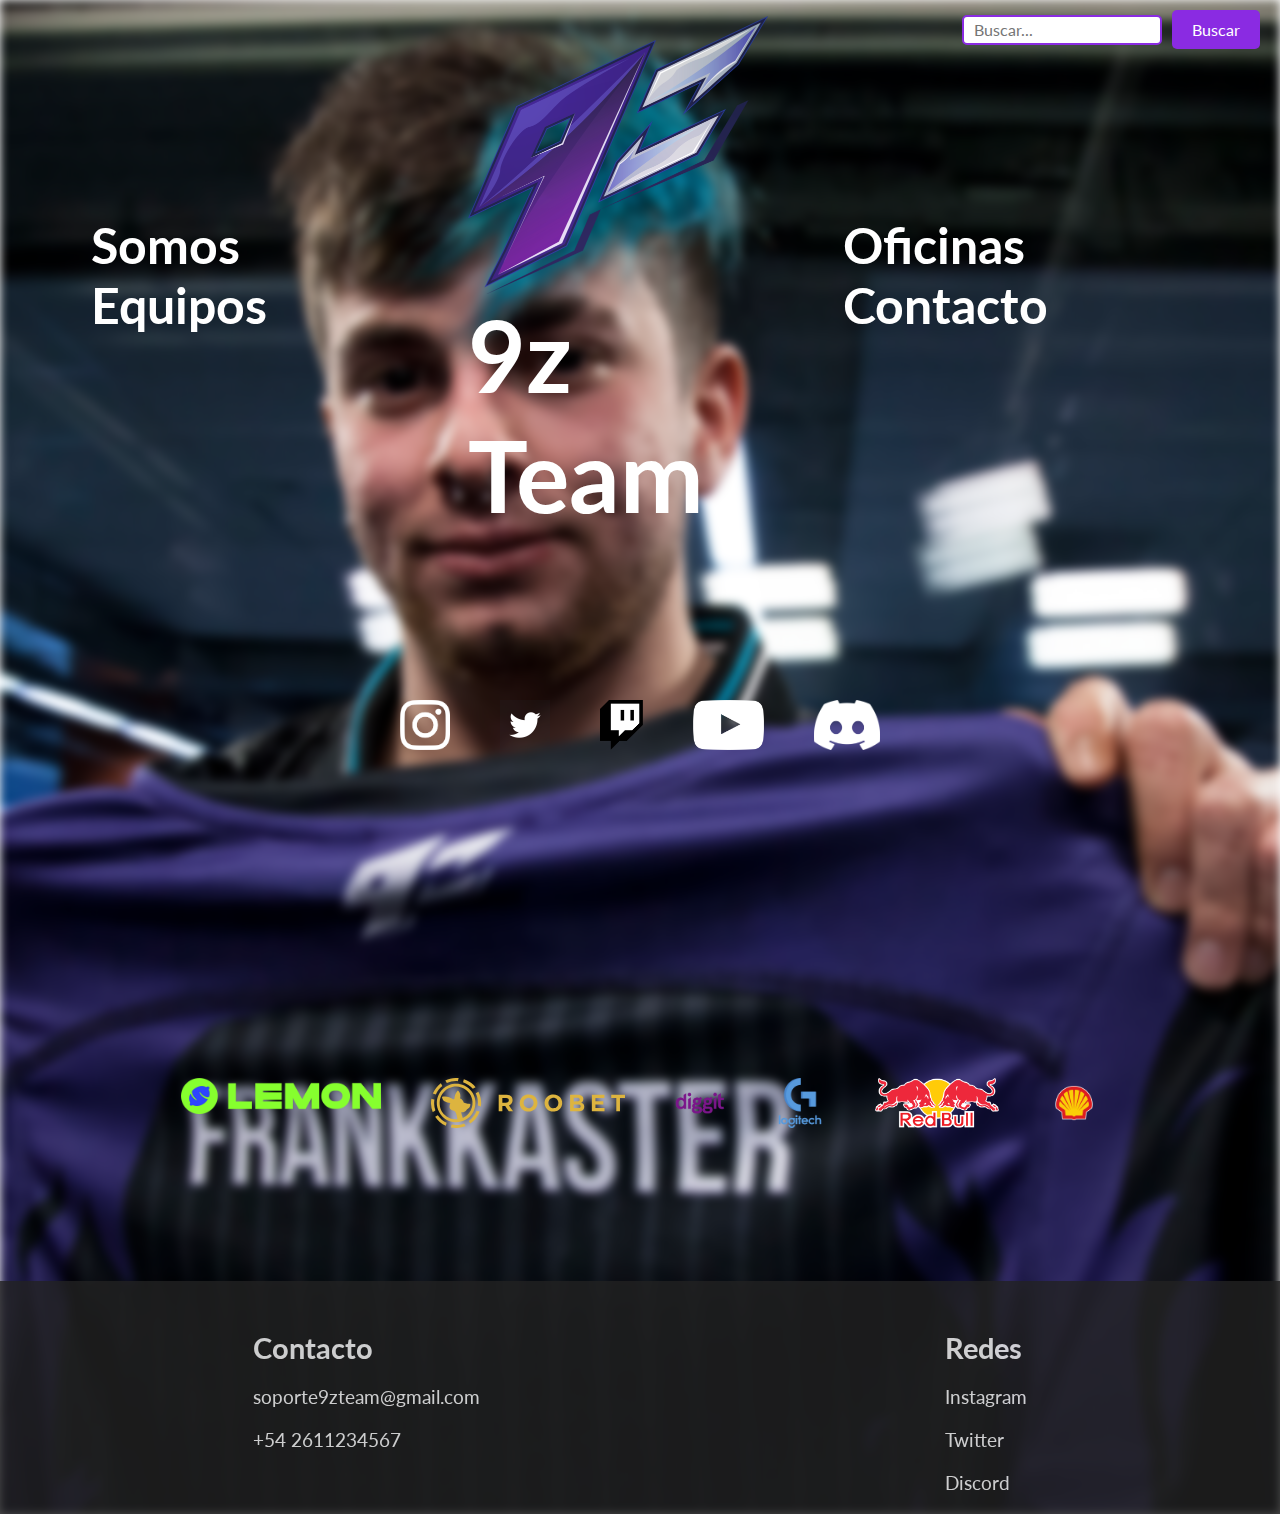
<file: index.html>
<!DOCTYPE html>
<html lang="en">
<head>
    <meta charset="UTF-8">
    <meta http-equiv="X-UA-Compatible" content="IE=edge">
    <meta name="viewport" content="width=device-width, initial-scale=1.0">
    <link rel="stylesheet" href="./css/styles.css">
    <link rel="preconnect" href="https://fonts.googleapis.com">
    <link rel="preconnect" href="https://fonts.gstatic.com" crossorigin>
    <link href="https://fonts.googleapis.com/css2?family=Lato:wght@700&display=swap" rel="stylesheet">
    <title>Inicio</title>
    

</head>

<body class="body-index">

    <header>
        <nav>
            <div>
                <a href="./pages/somos.html"><strong>Somos</strong></a>
                <a href="./pages/equipos.html"><strong>Equipos</strong> </a>
            </div>
        </nav>
    
        <!-- Formulario de búsqueda -->
        <form class="search-form" action="" method="GET">
            <input type="search" placeholder="Buscar...">
            <input type="submit" value="Buscar">
        </form>
    
        <div class="center-content">
            <img src="/img/600px-9z_Team_allmode.png" alt="Logo de 9z">
            <h1>9z Team</h1>
        </div>
    
        <nav>
            <div>
                <a href="./pages/oficinas.html"><strong>Oficinas</strong></a>
                <a href="./pages/contacto.html"><strong>Contacto</strong></a>
            </div>
        </nav>
    </header>
    


<main>
<section class="row">
    <ul class="list-style-type col-12">
        <li>
            <a target="valor_blank" href="https://www.instagram.com/9zteam/"><img src="./img/new-Instagram-logo-white-glyph.png" alt="logo de instagram"class="sponsors" ></a>
        </li>
        <li>
            <a target="valor_blank" href="https://twitter.com/9zTeam"><img src="./img/twitter-icon-white-transparent-24.jpg" alt="logo de twitter"class="sponsors"></a>
        </li>
        <li>
            <a target="valor_blank" href="https://www.twitch.tv/9zteam"><img src="./img/black.png" alt="logo de twitch"class="sponsors"></a>
        </li>
        <li>
            <a target="valor_blank" href="https://www.youtube.com/@9zTeam"><img src="./img/kisspng-paper-black-and-white-logo-pattern-youtube-play-button-5a771b86644a00.7236911315177552704108.png" alt="Logo de youtube"class="sponsors"></a>
        </li>
        <li>
            <a target="valor_blank" href="https://discord.com/invite/ZzVD5Hp"><img src="./img/636e0a6cc3c481a15a141738_icon_clyde_white_RGB.png" alt="logo de discord"class="sponsors"></a>
        </li>
    </ul>
</section>

<section>
    <ul class="list-style-type">
        <li col-><img src="./img/1_oU2V1rFLqN-zvF2gRFH-iA@2x.png" alt="Sponsor Lemon" class="sponsors"></li>
        <li>
            <img src="./img/logo.3b4100ae75b74cbe8869.svg" alt="Sponsor Roobet" class="sponsors">
        </li>
        <li>
            <img src="./img/diggit-chat.png" alt="Sponsor Diggit" class="sponsors">
        </li>
        <li>
            <img src="./img/882732.png" alt="sponsor Logitech" class="sponsors">
        </li>
        <li>
            <img src="./img/580b57fcd9996e24bc43c1e8.png" alt="sponsor RedBull" class="sponsors">
        </li>
        <li>
            <img src="./img/shell-logo-0.png" alt="sponsor Shell" class="sponsors">
        </li>
    </ul>
</section>

</main>

<footer>
    <div>
        <h2>Contacto</h2>
        <ul class="list-style-type">
            <li>soporte9zteam@gmail.com</li>
            <li>+54 2611234567</li>
        </ul>
    </div>

    <div>
        <h2>Redes</h2>
        <ul class="list-style-type">    
            <li><a target="valor_blank" href="https://www.instagram.com/9zteam/"> Instagram </a></li>
            <li><a target="valor_blank" href="https://www.twitter.com/9zteam/">Twitter</a></li>
            <li><a target="valor_blank" href="https://discord.com/invite/ZzVD5Hp">Discord</a></li>
        </ul>
    </div>


</footer>


</body>

</html>
</file>
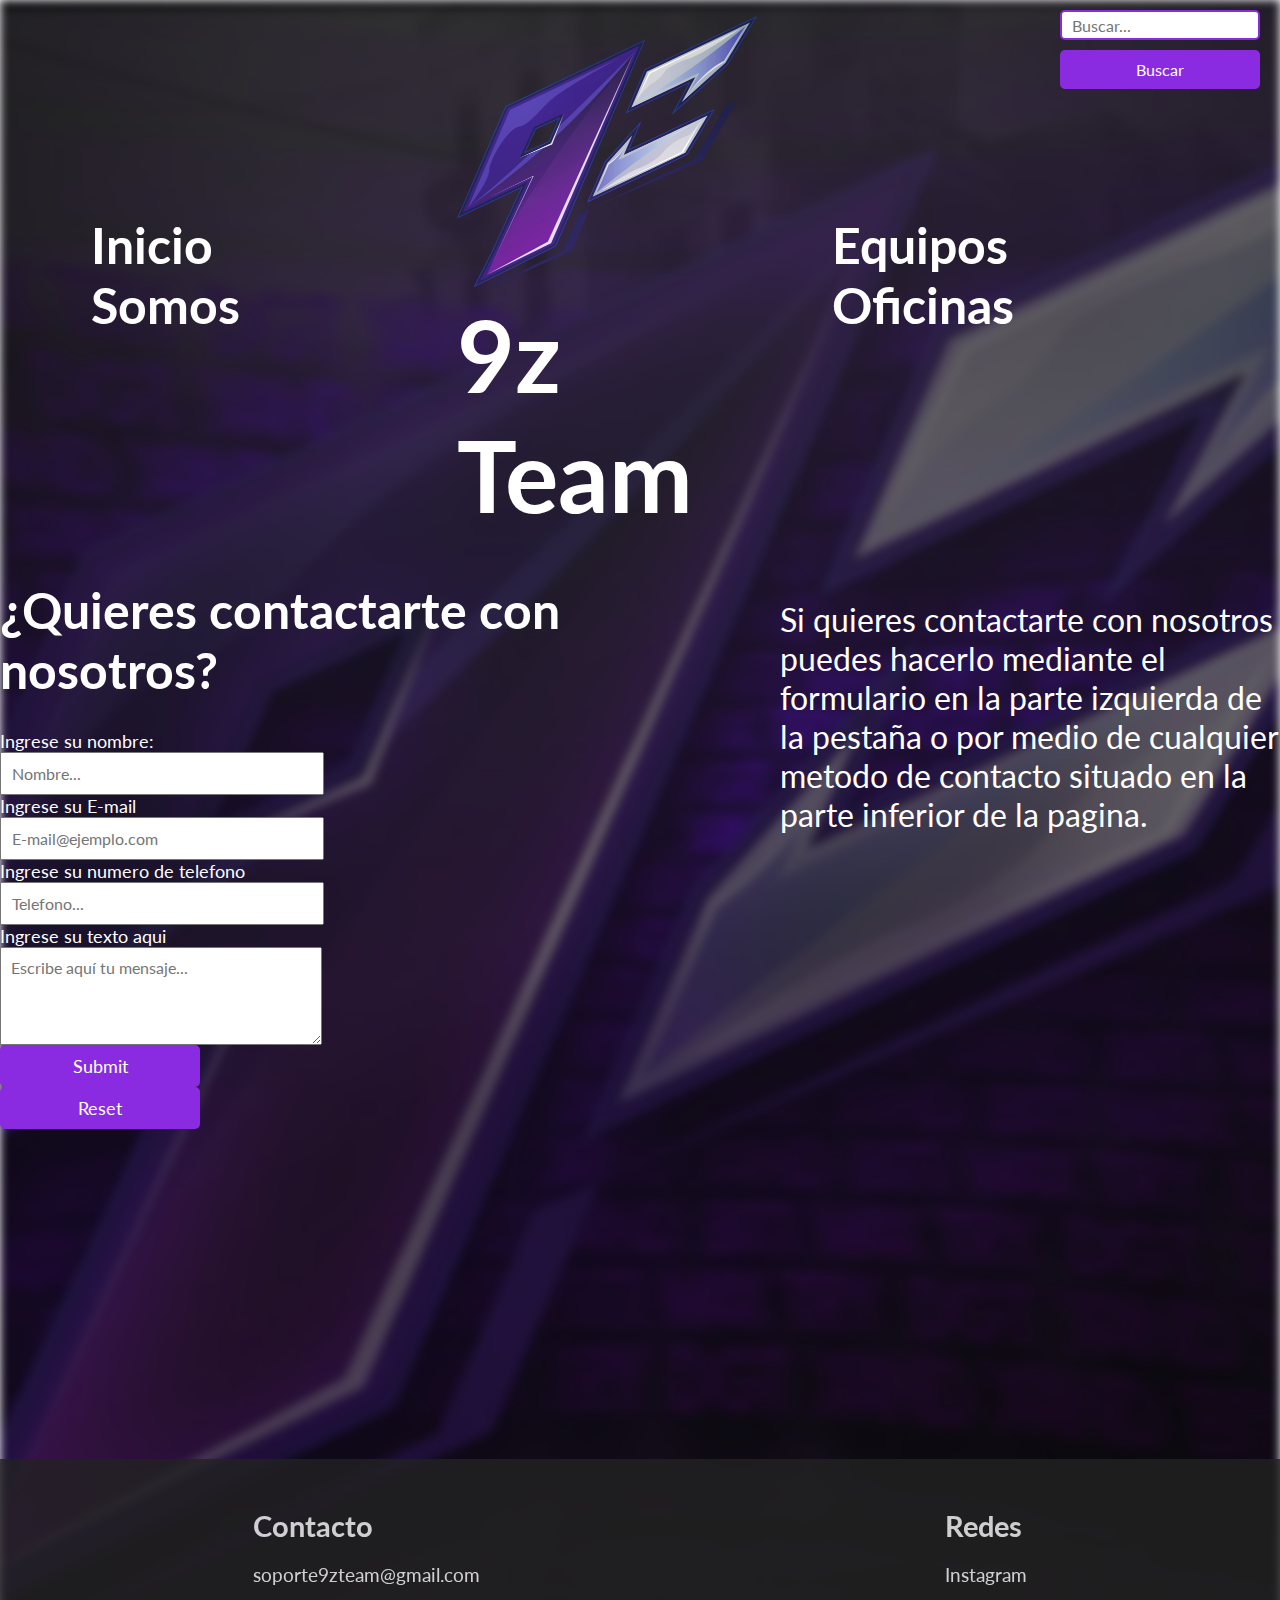
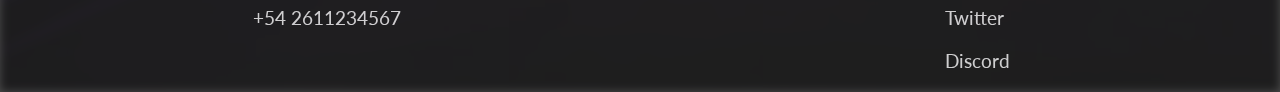
<file: pages/contacto.html>
<!DOCTYPE html>
<html lang="en">
<head>
    <meta charset="UTF-8">
    <meta http-equiv="X-UA-Compatible" content="IE=edge">
    <meta name="viewport" content="width=device-width, initial-scale=1.0">
    <title>Contacto</title>
    <link rel="preconnect" href="https://fonts.googleapis.com">
    <link rel="preconnect" href="https://fonts.gstatic.com" crossorigin>
    <link href="https://fonts.googleapis.com/css2?family=Lato:wght@700&display=swap" rel="stylesheet">
    <link rel="stylesheet" href="/css/styles.css">
</head>
<body class="body-contacto">

    <header>
        <nav>
            <div>
                <a href="/index.html"><strong>Inicio</strong></a>
                <a href="somos.html"><strong>Somos</strong> </a>
            </div>
        </nav>
    
        <!-- Formulario de búsqueda -->
        <form class="search-form formulario-contacto" action="" method="GET">
            <input type="search" placeholder="Buscar...">
            <input type="submit" value="Buscar">
        </form>
    
        <div class="center-content">
            <img src="/img/600px-9z_Team_allmode.png" alt="logo de 9z">
            <h1>9z Team</h1>
        </div>
    
        <nav>
            <div>
                <a href="equipos.html"><strong>Equipos</strong></a>
                <a href="oficinas.html"><strong>Oficinas</strong></a>
            </div>
        </nav>
    </header>
        
    <main class="main-somos">
        <div class="div-somos">
            <h2 class="h2-somos">¿Quieres contactarte con nosotros?</h2>
            <form class="formulario-contacto" action="">
                <div class="div-contacto2">
                    <label for="nombre">Ingrese su nombre:</label>
                    <input type="text" id="nombre" placeholder="Nombre...">
                
                    <label for="e-mail">Ingrese su E-mail</label>
                    <input type="email" id="e-mail" placeholder="E-mail@ejemplo.com">
                
                    <label for="telefono">Ingrese su numero de telefono</label>
                    <input type="tel" id="telefono" placeholder="Telefono...">
                
                    <label for="texto">Ingrese su texto aqui</label>
                    <textarea id="texto" rows="4" placeholder="Escribe aquí tu mensaje..."></textarea>
                    
                    <input type="submit">
                    <input type="reset">
                </div>
            </form>
        </div>
        
        <div class="div-contacto">
            <p>Si quieres contactarte con nosotros puedes hacerlo mediante el formulario en la parte izquierda de la pestaña o por medio de cualquier metodo de contacto situado en la parte inferior de la pagina.</p>
        </div>
    </main>
        
        
    <footer>
        <div>
            <h2>Contacto</h2>
            <ul class="list-style-type">
                <li>soporte9zteam@gmail.com</li>
                <li>+54 2611234567</li>
            </ul>
        </div>
        
        <div>
            <h2>Redes</h2>
            <ul class="list-style-type">    
                <li><a target="valor_blank" href="https://www.instagram.com/9zteam/"> Instagram </a></li>
                <li><a target="valor_blank" href="https://www.twitter.com/9zteam/">Twitter</a></li>
                <li><a target="valor_blank" href="https://discord.com/invite/ZzVD5Hp">Discord</a></li>
            </ul>
        </div>
    </footer>

</body>
</html>
</file>
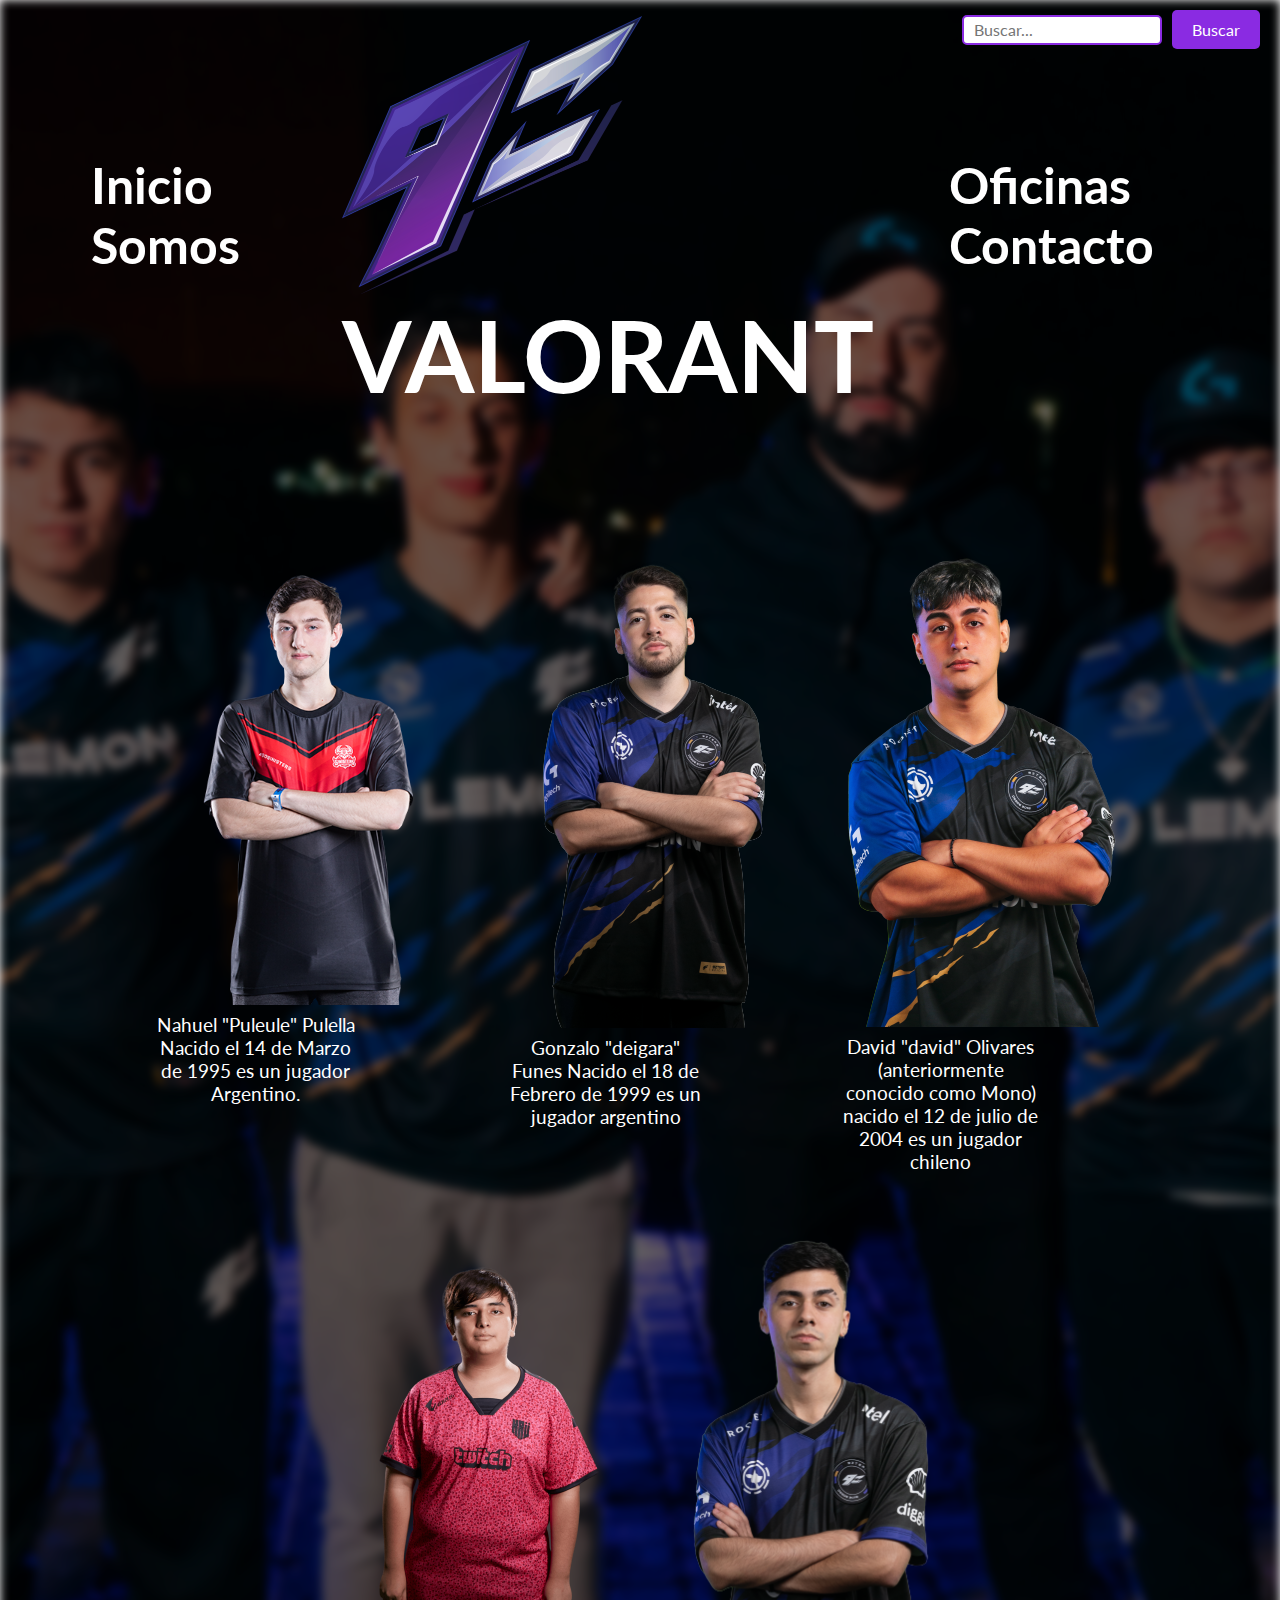
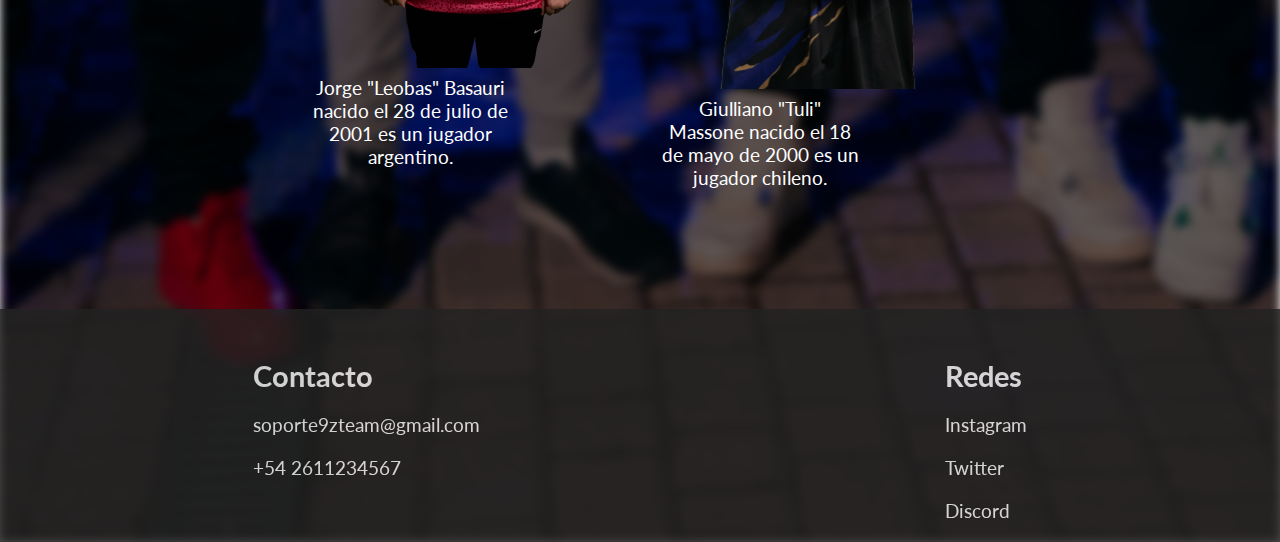
<file: pages/equipos.html>
<!DOCTYPE html>
<html lang="en">
<head>
    <meta charset="UTF-8">
    <meta http-equiv="X-UA-Compatible" content="IE=edge">
    <meta name="viewport" content="width=device-width, initial-scale=1.0">
    <title>Equipos</title>
    <link rel="stylesheet" href="/css/styles.css">
    <link rel="preconnect" href="https://fonts.googleapis.com">
    <link rel="preconnect" href="https://fonts.gstatic.com" crossorigin>
    <link href="https://fonts.googleapis.com/css2?family=Lato:wght@700&display=swap" rel="stylesheet">
</head>
<body class="body-equipos">

    <header>
        <nav>
            <div>
                <a href="/index.html"><strong>Inicio</strong></a>
                <a href="somos.html"><strong>Somos</strong> </a>
            </div>
        </nav>
    
        <!-- Formulario de búsqueda -->
        <form class="search-form" action="" method="GET">
            <input type="search" placeholder="Buscar...">
            <input type="submit" value="Buscar">
        </form>
    
        <div class="center-content">
            <img src="/img/600px-9z_Team_allmode.png" alt="logo de 9z">
            <h1>VALORANT</h1>
        </div>
    
        <nav>
            <div>
                <a href="oficinas.html"><strong>Oficinas</strong></a>
                <a href="contacto.html"><strong>Contacto</strong></a>
            </div>
        </nav>
    </header>

    <main class="main-equipos">

        <div class="div-equipos">
            <img src="/img/Puleule_Apex_Preseason_Invitational.png" alt="Imagen de puleule">
            <p class="p-equipos">Nahuel "Puleule" Pulella Nacido el 14 de Marzo de 1995 es un jugador Argentino.</p>
        </div>
        <div class="div-equipos">
            <img src="/img/9z_Team_2023_Deigara.png" alt="Imagen de Deigara">
            <p class="p-equipos">Gonzalo "deigara" Funes Nacido el 18 de Febrero de 1999 es un jugador argentino</p>
        </div>
        <div class="div-equipos">
            <img src="/img/9z_Team_2023_David.png" alt="imagen de David" >
            <p class="p-equipos">David "david" Olivares (anteriormente conocido como Mono) nacido el 12 de julio de 2004 es un jugador chileno</p>
        </div>
        <div class="div-equipos">
            <img src="/img/600px-Leobas.png" alt="imagen de Rubkkoide" >
            <p class="p-equipos">Jorge "Leobas" Basauri nacido el 28 de julio de 2001 es un jugador argentino.</p>
        </div>
        <div class="div-equipos">
            <img src="/img/9z_Team_2023_Tuli.png" alt="imagen de Tuli" >
            <p class="p-equipos">Giulliano "Tuli" Massone nacido el 18 de mayo de 2000 es un jugador chileno.</p>
        </div>

    </main>

    <footer>
        <div>
            <h2>Contacto</h2>
            <ul class="list-style-type">
                <li>soporte9zteam@gmail.com</li>
                <li>+54 2611234567</li>
            </ul>
        </div>
    
        <div>
            <h2>Redes</h2>
            <ul class="list-style-type">    
                <li><a target="_blank" href="https://www.instagram.com/9zteam/"> Instagram </a></li>
                <li><a target="_blank" href="https://www.twitter.com/9zteam/">Twitter</a></li>
                <li><a target="_blank" href="https://discord.com/invite/ZzVD5Hp">Discord</a></li>
            </ul>
        </div>
    
    </footer>

</body>
</html>
</file>
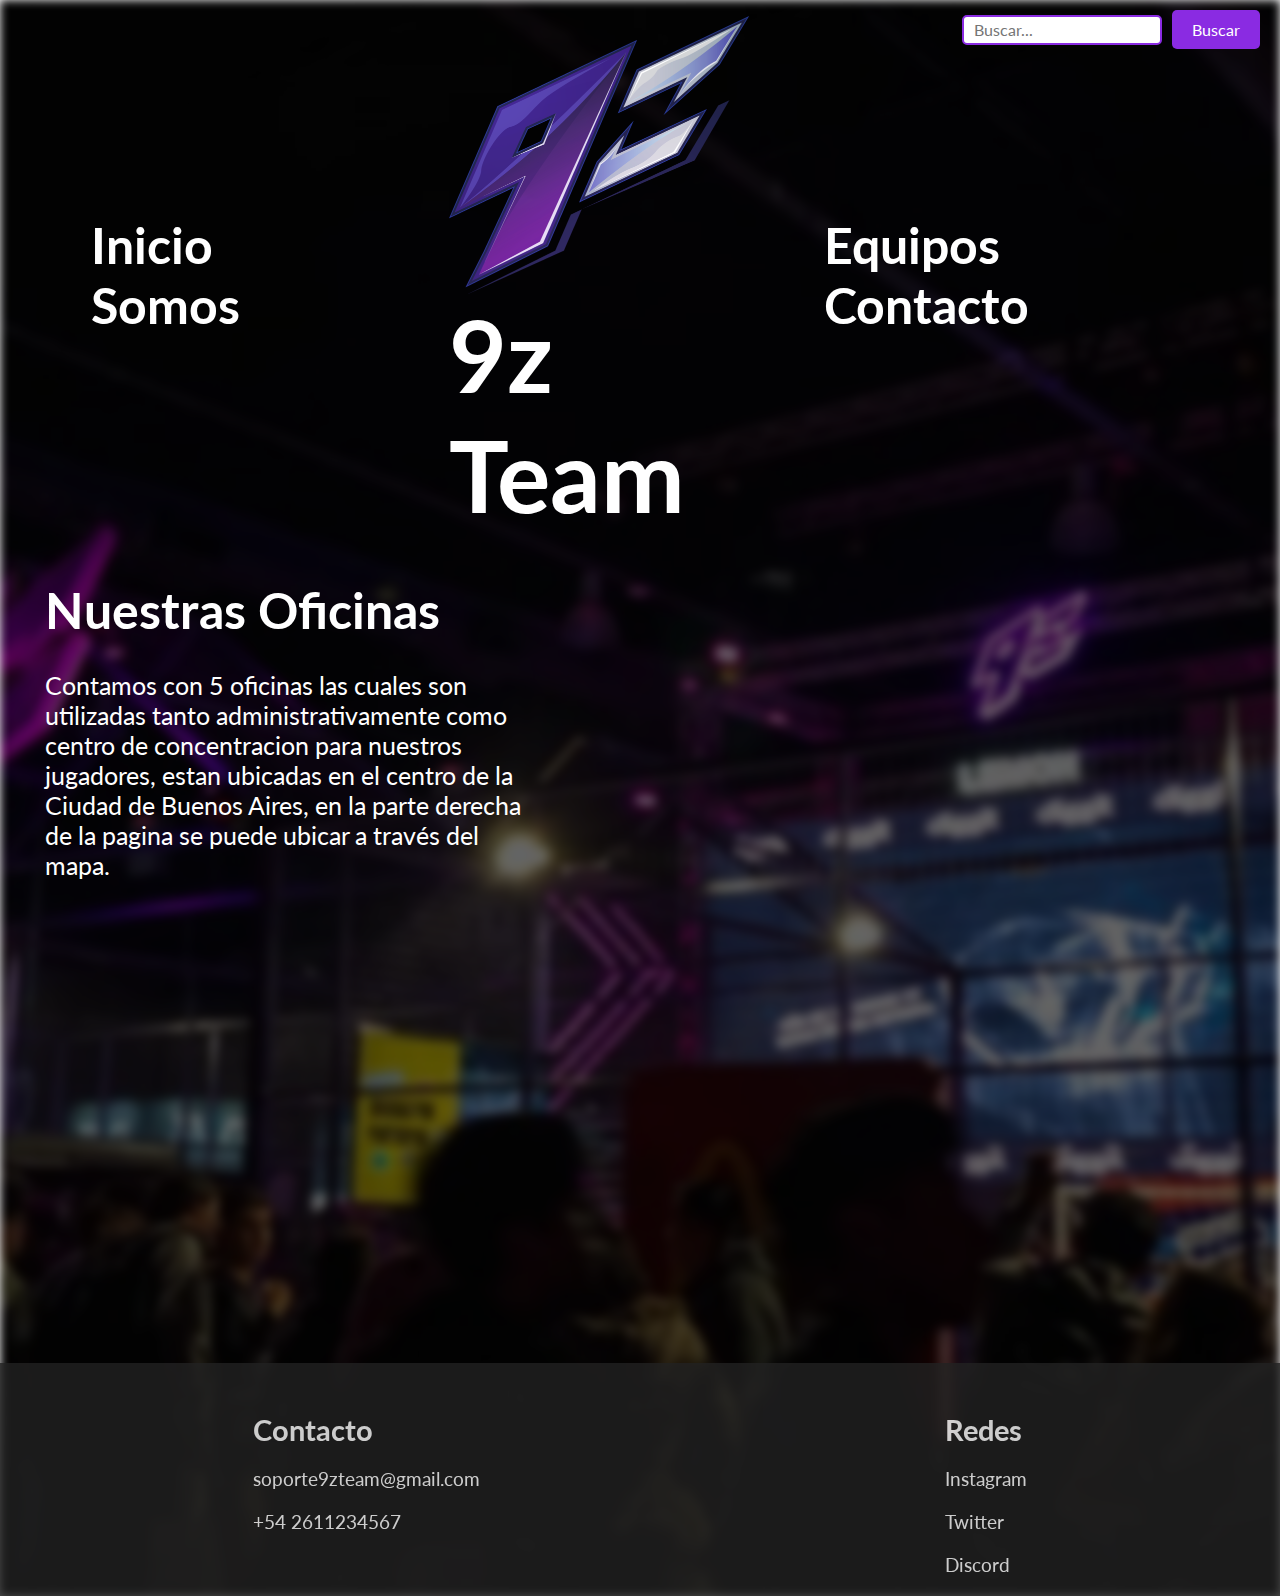
<file: pages/oficinas.html>
<!DOCTYPE html>
<html lang="en">
<head>
    <meta charset="UTF-8">
    <meta http-equiv="X-UA-Compatible" content="IE=edge">
    <meta name="viewport" content="width=device-width, initial-scale=1.0">
    <title>Oficinas</title>
    <link rel="stylesheet" href="/css/styles.css">
    <link rel="preconnect" href="https://fonts.googleapis.com">
    <link rel="preconnect" href="https://fonts.gstatic.com" crossorigin>
    <link href="https://fonts.googleapis.com/css2?family=Lato:wght@700&display=swap" rel="stylesheet">
</head>

<body class="body-oficinas">

    <header>
        <nav>
            <div>
                <a href="/index.html"><strong>Inicio</strong></a>
                <a href="somos.html"><strong>Somos</strong> </a>
            </div>
        </nav>
    
        <!-- Formulario de búsqueda -->
        <form class="search-form" action="" method="GET">
            <input type="search" placeholder="Buscar...">
            <input type="submit" value="Buscar">
        </form>
    
        <div class="center-content">
            <img src="/img/600px-9z_Team_allmode.png" alt="logo de 9z">
            <h1>9z Team</h1>
        </div>
    
        <nav>
            <div>
                <a href="equipos.html"><strong>Equipos</strong></a>
                <a href="contacto.html"><strong>Contacto</strong></a>
            </div>
        </nav>
    </header>

    <main class="main-somos">
        <div class="div-somos">
            <h2 class="h2-somos">Nuestras Oficinas</h2>
    
        <p class="p-somos"
            >Contamos con 5 oficinas las cuales son utilizadas tanto administrativamente como centro de concentracion para nuestros jugadores, estan ubicadas en el centro de la Ciudad de Buenos Aires, en la parte derecha de la pagina se puede ubicar a través del mapa.
        </p>
        </div>
    
        <div class="div-somos">
            <iframe src="https://www.google.com/maps/embed?pb=!1m18!1m12!1m3!1d3284.0168881863087!2d-58.38414532344359!3d-34.60373445750045!2m3!1f0!2f0!3f0!3m2!1i1024!2i768!4f13.1!3m3!1m2!1s0x4aa9f0a6da5edb%3A0x11bead4e234e558b!2sObelisco!5e0!3m2!1ses!2sar!4v1686194428482!5m2!1ses!2sar" width="600" height="450" style="border:0;" allowfullscreen="" loading="lazy" referrerpolicy="no-referrer-when-downgrade"></iframe>
        </div>
    
    </main>

    <footer>
        <div>
            <h2>Contacto</h2>
            <ul class="list-style-type">
                <li>soporte9zteam@gmail.com</li>
                <li>+54 2611234567</li>
            </ul>
        </div>
    
        <div>
            <h2>Redes</h2>
            <ul class="list-style-type">    
                <li><a target="valor_blank" href="https://www.instagram.com/9zteam/"> Instagram </a></li>
                <li><a target="valor_blank" href="https://www.twitter.com/9zteam/">Twitter</a></li>
                <li><a target="valor_blank" href="https://discord.com/invite/ZzVD5Hp">Discord</a></li>
            </ul>
        </div>
    
    
    </footer>



</body>
</html>
</file>
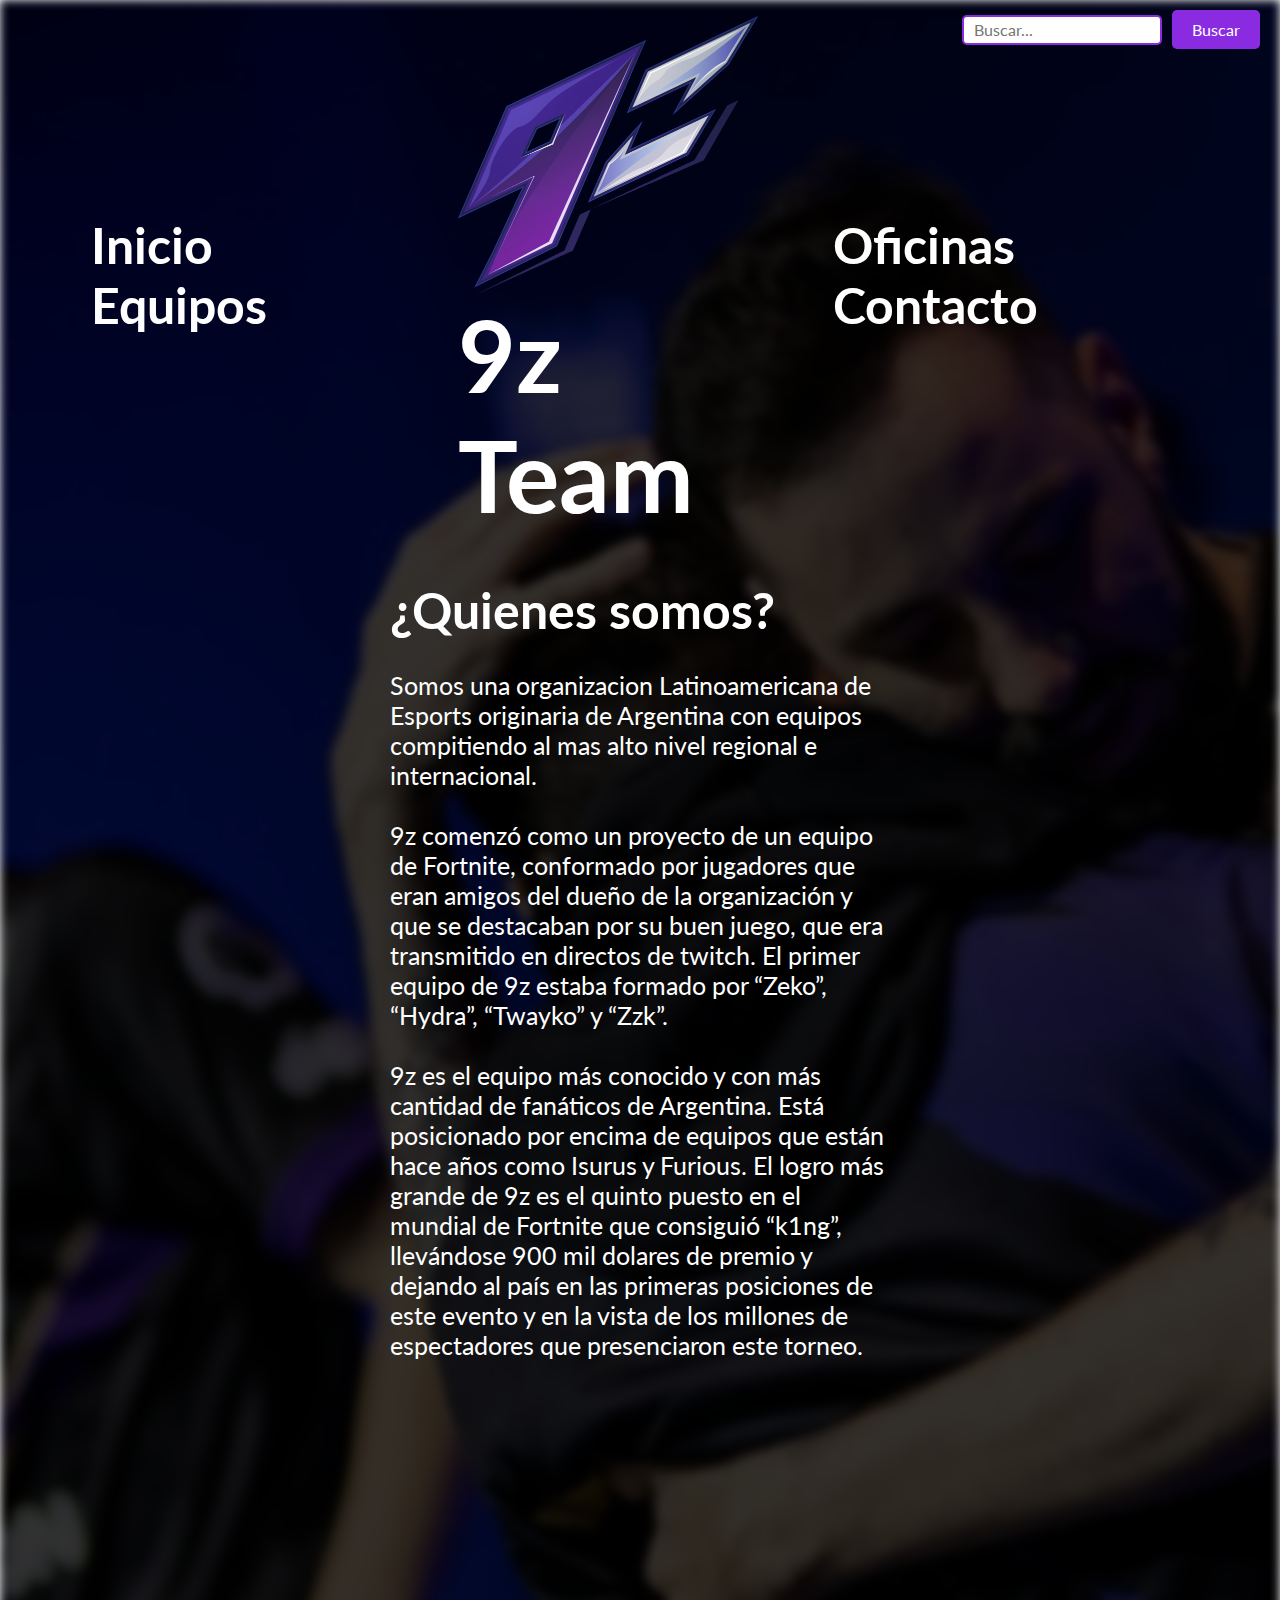
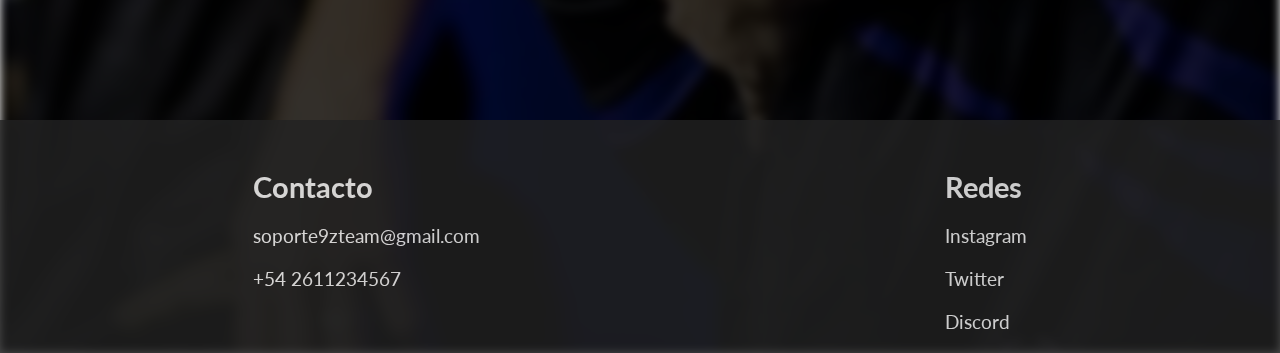
<file: pages/somos.html>
<!DOCTYPE html>
<html lang="en">
<head>
    <meta charset="UTF-8">
    <meta http-equiv="X-UA-Compatible" content="IE=edge">
    <meta name="viewport" content="width=device-width, initial-scale=1.0">
    <link rel="stylesheet" href="/css/styles.css">
    <link rel="preconnect" href="https://fonts.googleapis.com">
    <link rel="preconnect" href="https://fonts.gstatic.com" crossorigin>
    <link href="https://fonts.googleapis.com/css2?family=Lato:wght@700&display=swap" rel="stylesheet">
    <title>Somos</title>
    
</head>


<body class="body-somos">

    <header>
        <nav>
            <div>
                <a href="/index.html"><strong>Inicio</strong></a>
                <a href="equipos.html"><strong>Equipos</strong> </a>
            </div>
        </nav>
    
        <!-- Formulario de búsqueda -->
        <form class="search-form" action="" method="GET">
            <input type="search" placeholder="Buscar...">
            <input type="submit" value="Buscar">
        </form>
    
        <div class="center-content">
            <img src="/img/600px-9z_Team_allmode.png" alt="logo de 9z">
            <h1>9z Team</h1>
        </div>
    
        <nav>
            <div>
                <a href="oficinas.html"><strong>Oficinas</strong></a>
                <a href="contacto.html"><strong>Contacto</strong></a>
            </div>
        </nav>
    </header>
    

    
    <main class="main-somos">
        <div class="div-somos">
            <h2 class="h2-somos">¿Quienes somos?</h2>
    
        <p class="p-somos">
            Somos una organizacion Latinoamericana de Esports originaria de Argentina con equipos compitiendo al mas alto nivel regional e internacional. 
        </p>

        <p class="p-somos">
            9z comenzó como un proyecto de un equipo de Fortnite, conformado por jugadores que eran amigos del dueño de la organización y que se destacaban por su buen juego, que era transmitido en directos de twitch. El primer equipo de 9z estaba formado por “Zeko”, “Hydra”, “Twayko” y “Zzk”.

        <p class="p-somos">
            9z es el equipo más conocido y con más cantidad de fanáticos de Argentina. Está posicionado por encima de equipos que están hace años como Isurus y Furious.
El logro más grande de 9z es el quinto puesto en el mundial de Fortnite que consiguió “k1ng”, llevándose 900 mil dolares de premio y dejando al país en las primeras posiciones de este evento y en la vista de los millones de espectadores que presenciaron este torneo.
        <p>

        </div>
    
    </main>
    
    
    <footer>
        <div>
            <h2>Contacto</h2>
            <ul class="list-style-type">
                <li>soporte9zteam@gmail.com</li>
                <li>+54 2611234567</li>
            </ul>
        </div>
    
        <div>
            <h2>Redes</h2>
            <ul class="list-style-type">    
                <li><a target="valor_blank" href="https://www.instagram.com/9zteam/"> Instagram </a></li>
                <li><a target="valor_blank" href="https://www.twitter.com/9zteam/">Twitter</a></li>
                <li><a target="valor_blank" href="https://discord.com/invite/ZzVD5Hp">Discord</a></li>
            </ul>
        </div>
    
    
    </footer>
    


</body>
</html>
</file>
<file: css/styles.css>
@charset "UTF-8";
/* Fuente de Google Fonts */
@import url("https://fonts.googleapis.com/css2?family=Lato:wght@700&display=swap");
/* Aplicar la fuente a todos los elementos */
* {
  margin: 0;
  padding: 0;
  font-family: "Lato", sans-serif; /* Agregamos la fuente Lato a todos los elementos */
}

ul ol {
  list-style: none;
}

a {
  text-decoration: none;
  color: rgb(255, 255, 255);
}

/* Header */
.list-style-type {
  list-style-type: none;
}

header {
  position: relative;
  color: white;
  padding: 1rem;
  align-items: center;
  font-size: 50px;
}

header form.search-form {
  position: absolute;
  top: 10px;
  right: 20px;
  display: flex;
  gap: 10px;
  align-items: center;
}

header form input[type=search] {
  width: 200px;
  height: 30px;
  font-size: 16px;
}

header {
  display: flex;
  justify-content: space-between;
}

header ul {
  display: flex;
  gap: 30px;
}

header nav div a {
  gap: 50px;
  align-items: center;
  padding-left: 75px;
  padding-right: 75px;
  font-size: 50px;
}

header div img {
  display: flex;
  max-width: 300px;
  max-height: 300px;
}

header button {
  height: 100px;
  width: 200px;
  font-size: 35px;
  background-color: blueviolet;
  color: white;
  border-radius: 10px;
}

/* body iconos */
.row {
  padding-bottom: 25px;
}

.sponsors {
  max-width: 200px;
  max-height: 50px;
}

main section ul {
  display: flex;
  justify-content: center;
  gap: 50px;
  padding: 150px;
}

/* footer */
footer {
  display: flex;
  justify-content: space-around;
  background-color: rgb(34, 34, 34);
  color: white;
  padding: 20px;
  opacity: 80%;
  font-size: larger;
  padding-top: 50px;
}

footer ul {
  margin-top: 10px;
}

footer ul li {
  margin-top: 20px;
}

/* MAIN */
.main-somos {
  color: white;
  display: flex;
  justify-content: space-around;
  margin-top: 0px;
  padding-bottom: 300px;
}

.div-somos {
  margin-top: 30px;
  margin-bottom: 30px;
}

.h2-somos {
  font-size: 50px;
  margin-bottom: 30px;
}

.p-somos {
  padding-bottom: 30px;
  background: none;
  border: none;
  font-size: 25px;
  max-width: 500px;
  color: white;
}

.img-somos {
  max-width: 600px;
  max-height: 600px;
}

.main-equipos {
  display: flex;
  flex-wrap: wrap;
  justify-content: center;
  padding-top: 100px;
  padding-bottom: 100px;
}

.h2-equipos {
  color: white;
  justify-content: center;
  width: 100%;
  text-align: center;
}

.div-equipos {
  padding: 20px;
  text-align: center;
}

.div-equipos img {
  padding: 5px;
  max-width: 300px;
  min-height: 300px;
}

.p-equipos {
  width: 200px;
  color: white;
  font-size: larger;
}

.div-contacto {
  margin-top: 50px;
  margin-bottom: 30px;
  max-width: 500px;
  font-size: xx-large;
}

/* MEDIA QUERIES PARA RESPONSIVE */
@media (max-width: 768px) {
  /* Header */
  header {
    flex-direction: column;
    text-align: center;
  }
  header ul {
    flex-direction: column;
    gap: 10px;
    margin-top: 10px;
  }
  header button {
    margin-top: 10px;
  }
  /* body iconos */
  main section ul {
    flex-wrap: wrap;
    padding: 50px;
  }
  /* MAIN */
  .main-somos {
    flex-direction: column;
  }
  .h2-somos {
    font-size: 40px;
  }
  .p-somos {
    font-size: 20px;
  }
  .img-somos {
    max-width: 100%;
    max-height: 100%;
  }
  .main-equipos {
    padding: 50px;
  }
  .h2-equipos {
    font-size: 40px;
  }
  .p-equipos {
    font-size: 20px;
  }
  .div-contacto {
    font-size: 30px;
  }
}
/* fondos de pantalla */
.body-index {
  position: relative;
  background-repeat: no-repeat;
  background-size: cover;
  background-position: center;
}

.body-index::before {
  content: "";
  position: absolute;
  top: 0;
  left: 0;
  width: 100%;
  height: 100%;
  background-image: url(/img/frankkaster-culturageek.com_.ar_.jpg);
  background-repeat: no-repeat;
  background-size: cover;
  background-position: center;
  filter: blur(5px); /* Ajusta el valor de blur según el desenfoque que desees */
  z-index: -1;
}

.body-somos {
  position: relative;
  background-repeat: no-repeat;
  background-size: cover;
  background-position: center;
}

.body-somos::before {
  content: "";
  position: absolute;
  top: 0;
  left: 0;
  width: 100%;
  height: 100%;
  background-image: url(/img/34cF3rgsl_2000x1500__1.webp);
  background-repeat: no-repeat;
  background-size: cover;
  background-position: center;
  filter: blur(5px) brightness(0.2); /* Ajusta el valor de blur según el desenfoque que desees */
  z-index: -1;
}

.body-equipos {
  position: relative;
  background-repeat: no-repeat;
  background-size: cover;
  background-position: center;
}

.body-equipos::before {
  content: "";
  position: absolute;
  top: 0;
  left: 0;
  width: 100%;
  height: 100%;
  background-image: url(/img/KW726BINKBCMPEUPRVMX2TQACM.jpg);
  background-repeat: no-repeat;
  background-size: cover;
  background-position: center;
  filter: blur(5px) brightness(0.4); /* Ajusta el valor de blur según el desenfoque que desees */
  z-index: -1;
}

.body-oficinas {
  position: relative;
  background-repeat: no-repeat;
  background-size: cover;
  background-position: center;
}

.body-oficinas::before {
  content: "";
  position: absolute;
  top: 0;
  left: 0;
  width: 100%;
  height: 100%;
  background-image: url(/img/AGS2022-booth-9z-3-culturageek.com_.ar-min.jpg);
  background-repeat: no-repeat;
  background-size: cover;
  background-position: center;
  filter: blur(5px) brightness(0.4); /* Ajusta el valor de blur según el desenfoque que desees */
  z-index: -1;
}

.body-contacto {
  position: relative;
  background-repeat: no-repeat;
  background-size: cover;
  background-position: center;
}

.body-contacto::before {
  content: "";
  position: absolute;
  top: 0;
  left: 0;
  width: 100%;
  height: 100%;
  background-image: url(/img/maxresdefault.jpg);
  background-repeat: no-repeat;
  background-size: cover;
  background-position: center;
  filter: blur(5px) brightness(0.4); /* Ajusta el valor de blur según el desenfoque que desees */
  z-index: -1;
}

/* Estilos para el formulario de contacto */
.formulario-contacto {
  display: flex;
  flex-direction: column;
  gap: 10px;
  align-items: flex-start;
  justify-content: start;
}

.formulario-contacto label {
  font-size: 18px;
  color: white;
}

.formulario-contacto input[type=text],
.formulario-contacto input[type=email],
.formulario-contacto input[type=tel],
.formulario-contacto textarea {
  width: 300px;
  padding: 10px;
  font-size: 16px;
}

.formulario-contacto textarea {
  resize: vertical;
}

.formulario-contacto input[type=submit],
.formulario-contacto input[type=reset] {
  width: 200px;
  padding: 10px;
  font-size: 18px;
  background-color: blueviolet;
  color: white;
  border: none;
  cursor: pointer;
  border-radius: 5px;
}

.formulario-contacto input[type=submit]:hover,
.formulario-contacto input[type=reset]:hover {
  background-color: #8a2be2;
}

.div-contacto2 {
  display: flex;
  flex-direction: column;
  align-items: flex-start;
}

.search-form {
  display: flex;
  gap: 10px;
}

.search-form input[type=search] {
  width: 200px;
  padding: 10px;
  font-size: 16px;
  border: 2px solid blueviolet;
  border-radius: 5px;
}

.search-form input[type=submit] {
  padding: 10px 20px;
  font-size: 16px;
  background-color: blueviolet;
  color: white;
  border: none;
  border-radius: 5px;
  cursor: pointer;
}

/* Cambiar el color del botón cuando se le pasa el cursor por encima */
.search-form input[type=submit]:hover {
  background-color: #8a2be2;
}

/*# sourceMappingURL=styles.css.map */
</file>
